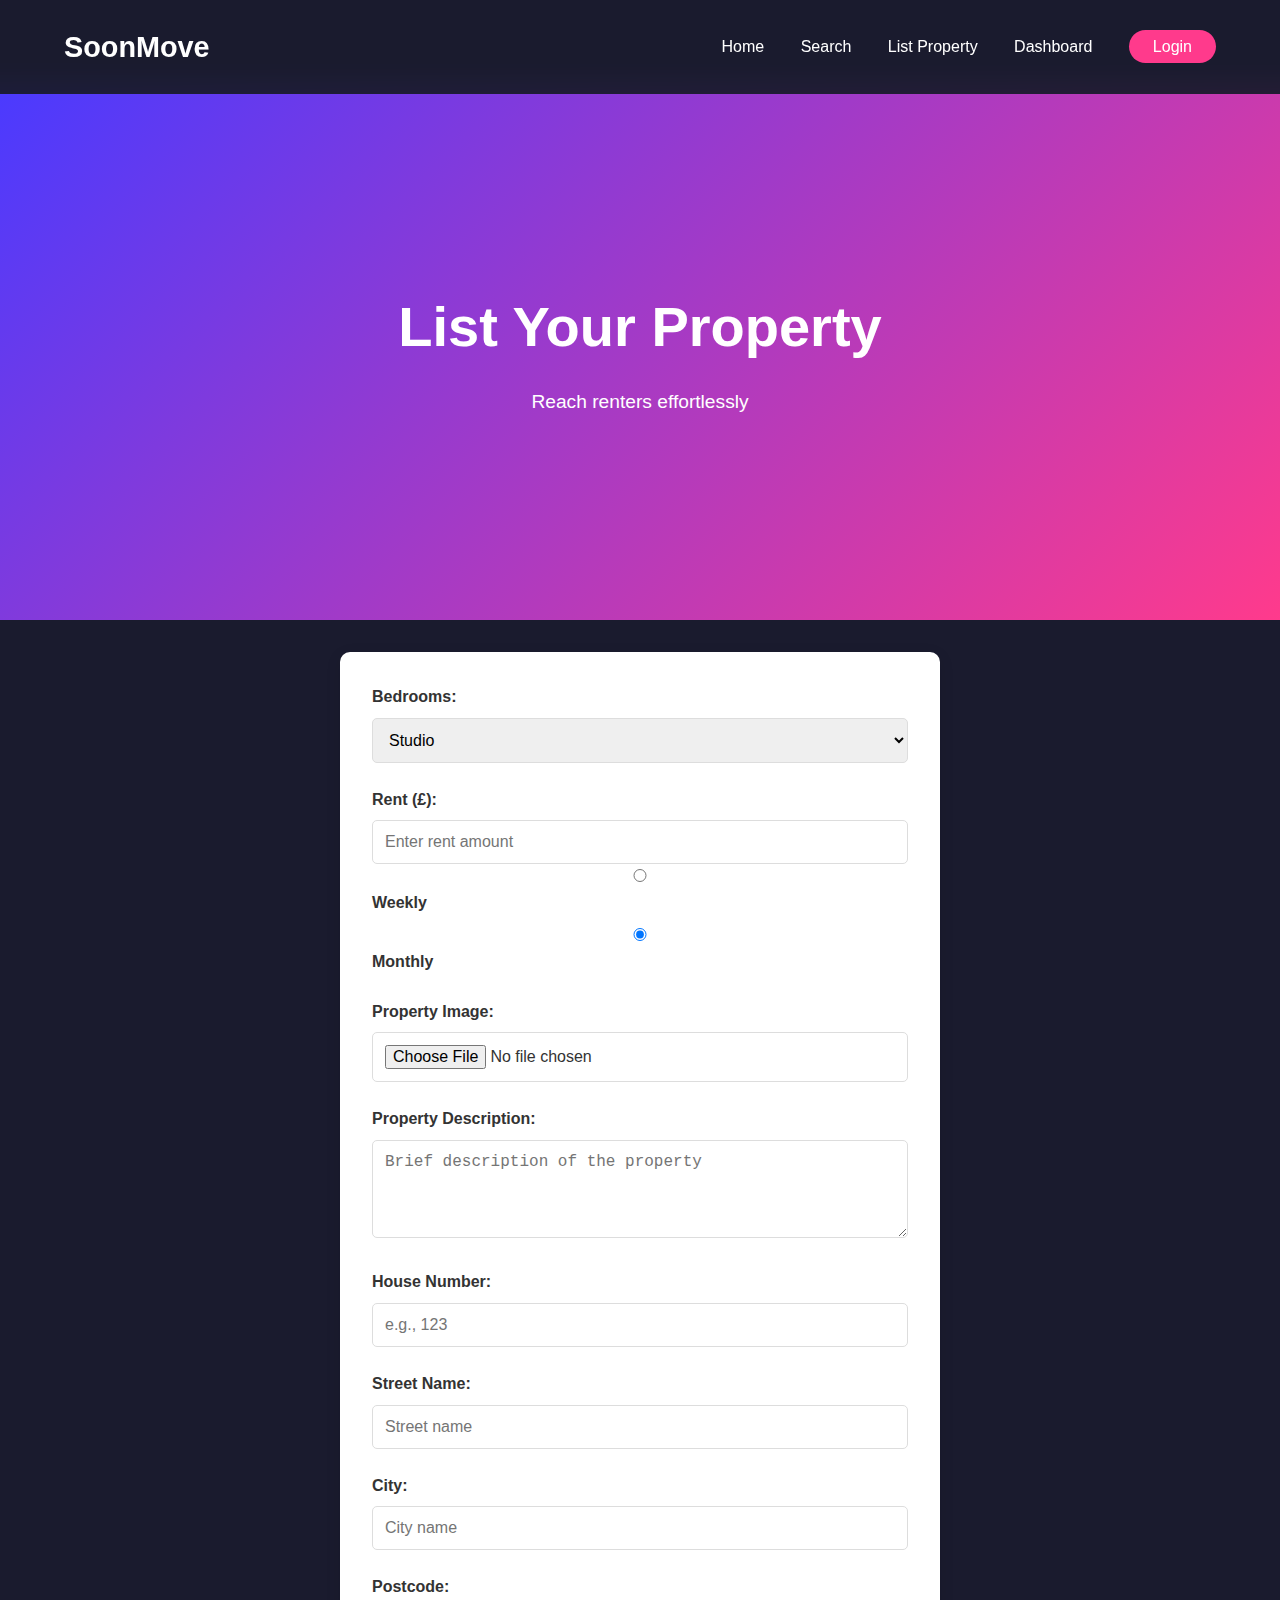
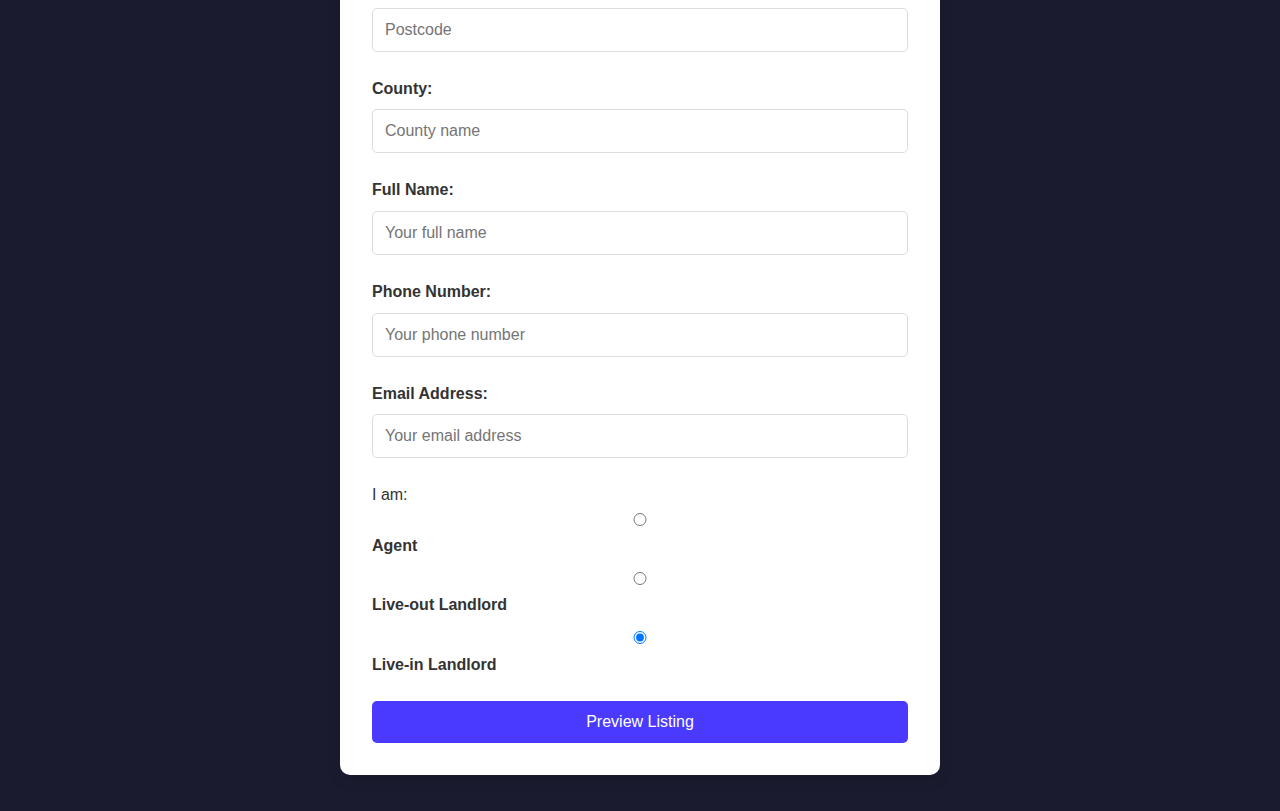
<file: List-property.html>
<!DOCTYPE html>
<html lang="en">
<head>
    <meta charset="UTF-8">
    <meta name="viewport" content="width=device-width, initial-scale=1.0">
    <title>List Property - SoonMove</title>
    <link rel="stylesheet" href="List-property.css">
</head>
<body>
<header>
    <nav>
        <div class="logo">SoonMove</div>
        <div class="nav-links">
            <a href="#">Home</a>
            <a href="#">Search</a>
            <a href="#" class="active">List Property</a>
            <a href="#">Dashboard</a>
            <a href="#" class="login-btn">Login</a>
        </div>
    </nav>
</header>

<main>
    <section class="hero">
        <h1>List Your Property</h1>
        <p>Reach renters effortlessly</p>
    </section>

    <section class="list-property-form">
        <form action="#" method="post">
            <!-- Property Details Section -->
            <div class="form-group">
                <label for="bedrooms">Bedrooms:</label>
                <select id="bedrooms" name="bedrooms">
                    <option value="studio">Studio</option>
                    <!-- Options up to 12 Bedrooms -->
                    <option value="1">1 Bedrooms</option>
                    <option value="2">2 Bedrooms</option>
                    <option value="3">3 Bedrooms</option>
                    <option value="4">4 Bedrooms</option>
                    <option value="5">5 Bedrooms</option>
                    <option value="6">6 Bedrooms</option>
                    <option value="7">7 Bedrooms</option>
                    <option value="8">8 Bedrooms</option>
                    <option value="9">9 Bedrooms</option>
                    <option value="10">10 Bedrooms</option>
                    <option value="11">11 Bedrooms</option>
                    <option value="12">12 Bedrooms</option>
                </select>
            </div>

            <div class="form-group">
                <label for="rent">Rent (£):</label>
                <input type="number" id="rent" name="rent" placeholder="Enter rent amount" min="0" step="50" required>
                <label>
                    <input type="radio" name="price_period" value="weekly"> Weekly
                </label>
                <label>
                    <input type="radio" name="price_period" value="monthly" checked> Monthly
                </label>
            </div>

            <!-- Additional Property Fields -->
            <div class="form-group">
                <label for="propertyImage">Property Image:</label>
                <input type="file" id="propertyImage" name="propertyImage" accept="image/*">
            </div>

            <div class="form-group">
                <label for="description">Property Description:</label>
                <textarea id="description" name="description" placeholder="Brief description of the property" rows="4" maxlength="500"></textarea>
            </div>

            <!-- Address Fields -->
            <div class="form-group">
                <label for="address">House Number:</label>
                <input type="text" id="address" name="address" placeholder="e.g., 123" required>
            </div>

            <div class="form-group">
                <label for="street">Street Name:</label>
                <input type="text" id="street" name="street" placeholder="Street name" required>
            </div>

            <div class="form-group">
                <label for="city">City:</label>
                <input type="text" id="city" name="city" placeholder="City name" required>
            </div>

            <div class="form-group">
                <label for="postcode">Postcode:</label>
                <input type="text" id="postcode" name="postcode" placeholder="Postcode" pattern="[A-Z0-9]{3,8}" required>
            </div>

            <div class="form-group">
                <label for="county">County:</label>
                <input type="text" id="county" name="county" placeholder="County name" required>
            </div>

            <!-- Contact Details -->
            <div class="form-group">
                <label for="fullname">Full Name:</label>
                <input type="text" id="fullname" name="fullname" placeholder="Your full name" required>
            </div>

            <div class="form-group">
                <label for="phone">Phone Number:</label>
                <input type="tel" id="phone" name="phone" placeholder="Your phone number" required>
            </div>

            <div class="form-group">
                <label for="email">Email Address:</label>
                <input type="email" id="email" name="email" placeholder="Your email address" required>
            </div>

            <!-- User Type -->
            <div class="form-group">
                <p>I am:</p>
                <label>
                    <input type="radio" name="user_type" value="agent"> Agent
                </label>
                <label>
                    <input type="radio" name="user_type" value="live_out_landlord"> Live-out Landlord
                </label>
                <label>
                    <input type="radio" name="user_type" value="live_in_landlord" checked> Live-in Landlord
                </label>
            </div>

            <!-- Submit Button -->
            <button type="button" class="submit-btn" onclick="showPreview()">Preview Listing</button>

            <!-- Preview Modal -->
            <div id="previewModal" class="modal">
                <div class="modal-content">
                    <span class="close-modal" onclick="closePreview()">&times;</span>
                    <h2>Preview Property Listing</h2>
                    <div id="previewContent"></div>
                    <button type="submit" class="submit-btn">List Property</button>
                </div>
            </div>
        </form>
    </section>
</main>

<footer>
    <!-- Footer details go here -->
</footer>

<script src="List-property.js"></script>
<script>
    // JavaScript for Preview Modal
    function showPreview() {
        const previewContent = document.getElementById('previewContent');
        previewContent.innerHTML = `
            <p><strong>Bedrooms:</strong> ${document.getElementById('bedrooms').value}</p>
            <p><strong>Rent:</strong> £${document.getElementById('rent').value} per ${
                document.querySelector('input[name="price_period"]:checked').value
            }</p>
            <p><strong>Address:</strong> ${document.getElementById('address').value}, ${document.getElementById('street').value}, ${document.getElementById('city').value}, ${document.getElementById('postcode').value}, ${document.getElementById('county').value}</p>
            <p><strong>Description:</strong> ${document.getElementById('description').value || 'N/A'}</p>
            <p><strong>Contact:</strong> ${document.getElementById('fullname').value}, ${document.getElementById('phone').value}, ${document.getElementById('email').value}</p>
            <p><strong>Listed By:</strong> ${
                document.querySelector('input[name="user_type"]:checked').parentElement.innerText.trim()
            }</p>`;
        document.getElementById('previewModal').style.display = 'block';
    }

    function closePreview() {
        document.getElementById('previewModal').style.display = 'none';
    }
</script>
</body>
</html>
</file>
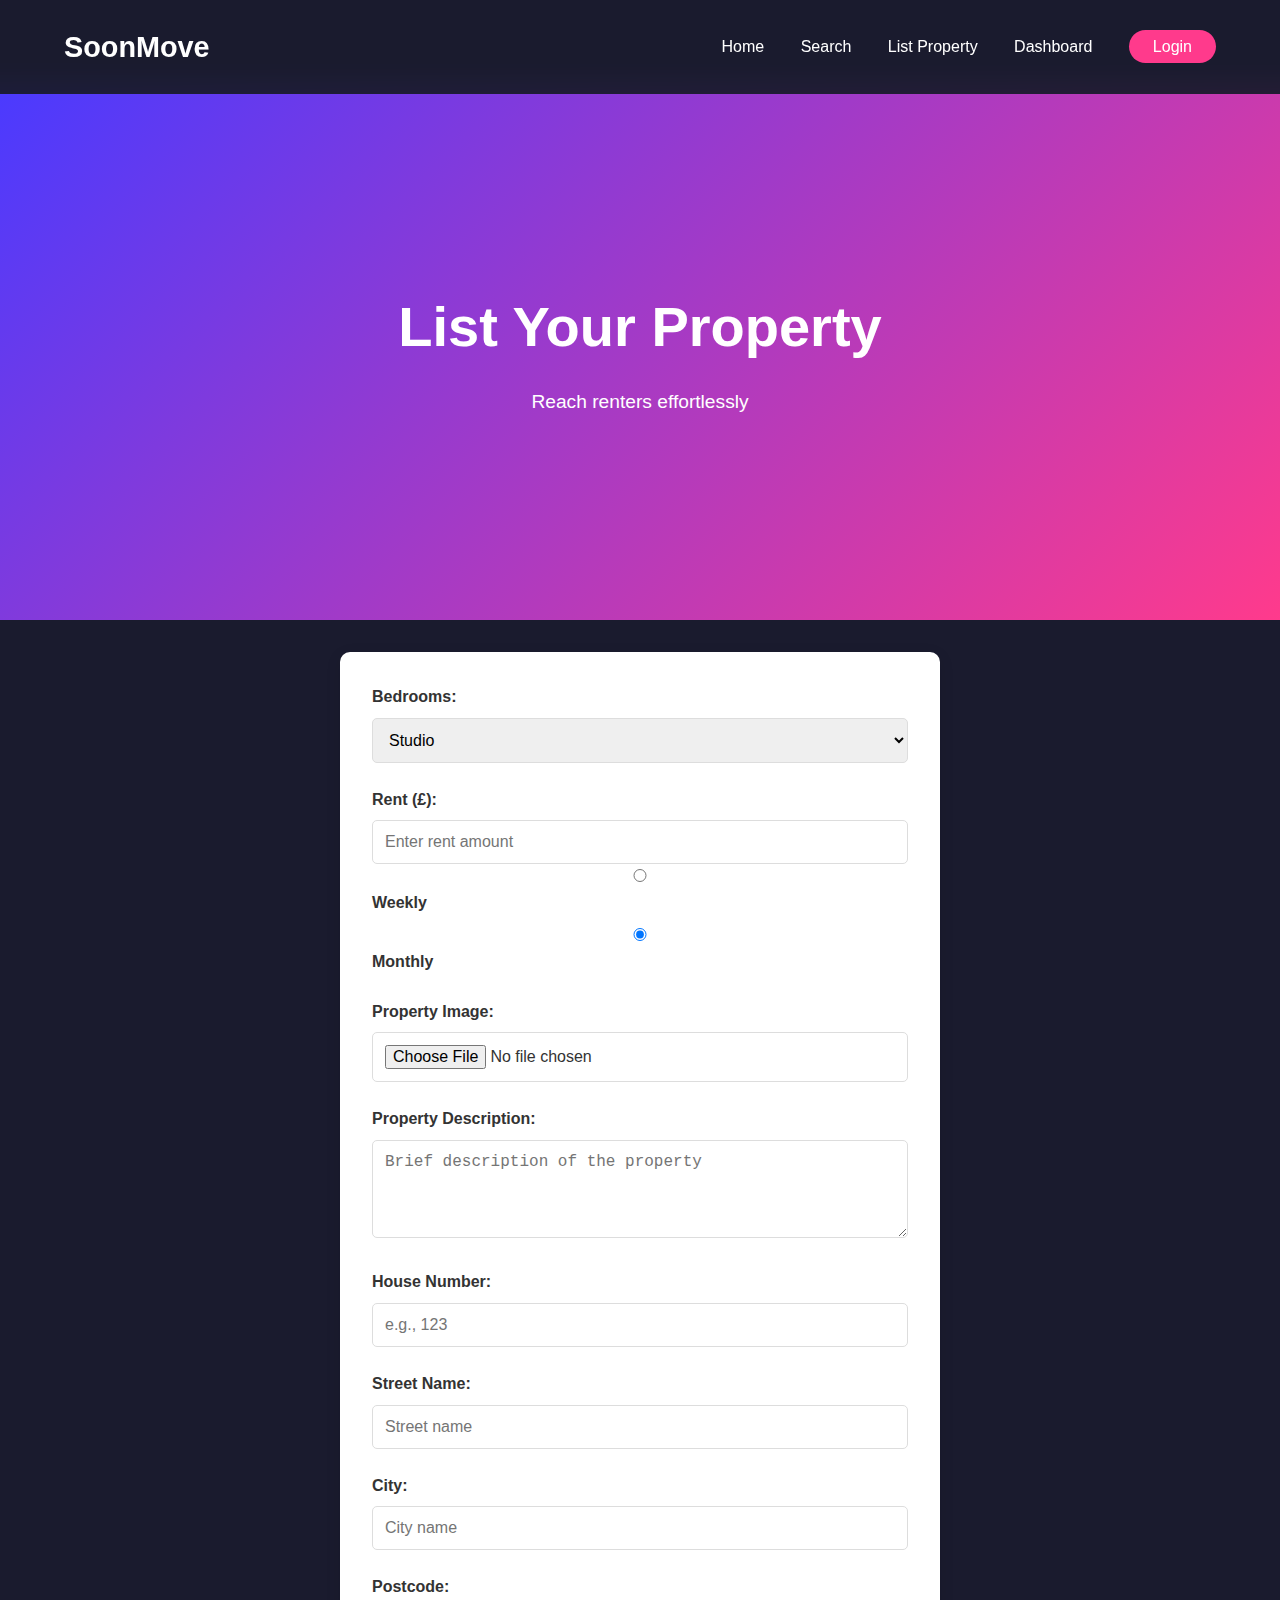
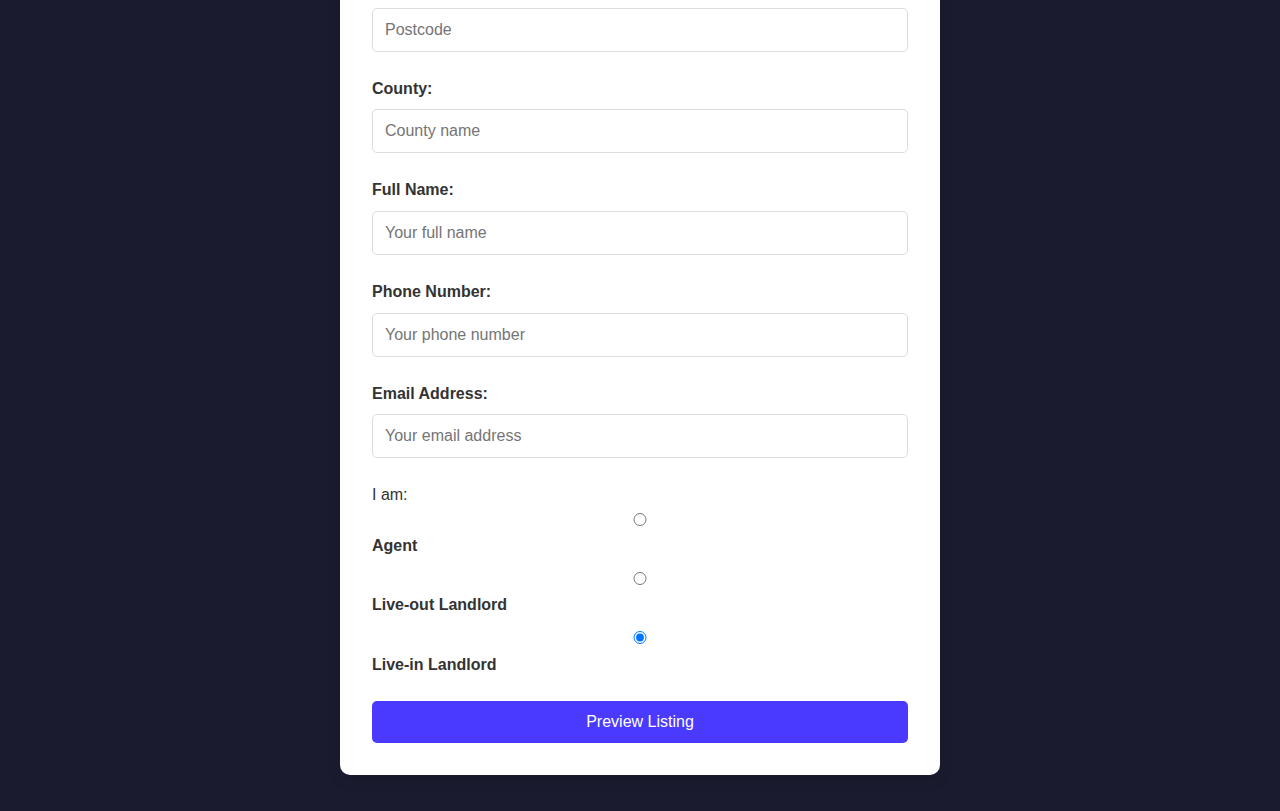
<file: list-property.html>
<!DOCTYPE html>
<html lang="en">
<head>
    <meta charset="UTF-8">
    <meta name="viewport" content="width=device-width, initial-scale=1.0">
    <title>List Property - SoonMove</title>
    <link rel="stylesheet" href="List-property.css">
</head>
<body>
<header>
    <nav>
        <div class="logo">SoonMove</div>
        <div class="nav-links">
            <a href="index.html">Home</a>
            <a href="soonmove-search.html">Search</a>
            <a href="list-property.html" class="active">List Property</a>
            <a href="dash.html">Dashboard</a>
            <a href="login.html" class="login-btn">Login</a>
        </div>
    </nav>
</header>

<main>
    <section class="hero">
        <h1>List Your Property</h1>
        <p>Reach renters effortlessly</p>
    </section>

    <section class="list-property-form">
        <form action="#" method="post">
            <!-- Property Details Section -->
            <div class="form-group">
                <label for="bedrooms">Bedrooms:</label>
                <select id="bedrooms" name="bedrooms">
                    <option value="studio">Studio</option>
                    <!-- Options up to 12 Bedrooms -->
                    <option value="1">1 Bedrooms</option>
                    <option value="2">2 Bedrooms</option>
                    <option value="3">3 Bedrooms</option>
                    <option value="4">4 Bedrooms</option>
                    <option value="5">5 Bedrooms</option>
                    <option value="6">6 Bedrooms</option>
                    <option value="7">7 Bedrooms</option>
                    <option value="8">8 Bedrooms</option>
                    <option value="9">9 Bedrooms</option>
                    <option value="10">10 Bedrooms</option>
                    <option value="11">11 Bedrooms</option>
                    <option value="12">12 Bedrooms</option>
                </select>
            </div>

            <div class="form-group">
                <label for="rent">Rent (£):</label>
                <input type="number" id="rent" name="rent" placeholder="Enter rent amount" min="0" step="50" required>
                <label>
                    <input type="radio" name="price_period" value="weekly"> Weekly
                </label>
                <label>
                    <input type="radio" name="price_period" value="monthly" checked> Monthly
                </label>
            </div>

            <!-- Additional Property Fields -->
            <div class="form-group">
                <label for="propertyImage">Property Image:</label>
                <input type="file" id="propertyImage" name="propertyImage" accept="image/*">
            </div>

            <div class="form-group">
                <label for="description">Property Description:</label>
                <textarea id="description" name="description" placeholder="Brief description of the property" rows="4" maxlength="500"></textarea>
            </div>

            <!-- Address Fields -->
            <div class="form-group">
                <label for="address">House Number:</label>
                <input type="text" id="address" name="address" placeholder="e.g., 123" required>
            </div>

            <div class="form-group">
                <label for="street">Street Name:</label>
                <input type="text" id="street" name="street" placeholder="Street name" required>
            </div>

            <div class="form-group">
                <label for="city">City:</label>
                <input type="text" id="city" name="city" placeholder="City name" required>
            </div>

            <div class="form-group">
                <label for="postcode">Postcode:</label>
                <input type="text" id="postcode" name="postcode" placeholder="Postcode" pattern="[A-Z0-9]{3,8}" required>
            </div>

            <div class="form-group">
                <label for="county">County:</label>
                <input type="text" id="county" name="county" placeholder="County name" required>
            </div>

            <!-- Contact Details -->
            <div class="form-group">
                <label for="fullname">Full Name:</label>
                <input type="text" id="fullname" name="fullname" placeholder="Your full name" required>
            </div>

            <div class="form-group">
                <label for="phone">Phone Number:</label>
                <input type="tel" id="phone" name="phone" placeholder="Your phone number" required>
            </div>

            <div class="form-group">
                <label for="email">Email Address:</label>
                <input type="email" id="email" name="email" placeholder="Your email address" required>
            </div>

            <!-- User Type -->
            <div class="form-group">
                <p>I am:</p>
                <label>
                    <input type="radio" name="user_type" value="agent"> Agent
                </label>
                <label>
                    <input type="radio" name="user_type" value="live_out_landlord"> Live-out Landlord
                </label>
                <label>
                    <input type="radio" name="user_type" value="live_in_landlord" checked> Live-in Landlord
                </label>
            </div>

            <!-- Submit Button -->
            <button type="button" class="submit-btn" onclick="showPreview()">Preview Listing</button>

            <!-- Preview Modal -->
            <div id="previewModal" class="modal">
                <div class="modal-content">
                    <span class="close-modal" onclick="closePreview()">&times;</span>
                    <h2>Preview Property Listing</h2>
                    <div id="previewContent"></div>
                    <button type="submit" class="submit-btn">List Property</button>
                </div>
            </div>
        </form>
    </section>
</main>

<footer>
    <!-- Footer details go here -->
</footer>

<script src="List-property.js"></script>
<script>
    // JavaScript for Preview Modal
    function showPreview() {
        const previewContent = document.getElementById('previewContent');
        previewContent.innerHTML = `
            <p><strong>Bedrooms:</strong> ${document.getElementById('bedrooms').value}</p>
            <p><strong>Rent:</strong> £${document.getElementById('rent').value} per ${
                document.querySelector('input[name="price_period"]:checked').value
            }</p>
            <p><strong>Address:</strong> ${document.getElementById('address').value}, ${document.getElementById('street').value}, ${document.getElementById('city').value}, ${document.getElementById('postcode').value}, ${document.getElementById('county').value}</p>
            <p><strong>Description:</strong> ${document.getElementById('description').value || 'N/A'}</p>
            <p><strong>Contact:</strong> ${document.getElementById('fullname').value}, ${document.getElementById('phone').value}, ${document.getElementById('email').value}</p>
            <p><strong>Listed By:</strong> ${
                document.querySelector('input[name="user_type"]:checked').parentElement.innerText.trim()
            }</p>`;
        document.getElementById('previewModal').style.display = 'block';
    }

    function closePreview() {
        document.getElementById('previewModal').style.display = 'none';
    }
</script>
</body>
</html>
</file>
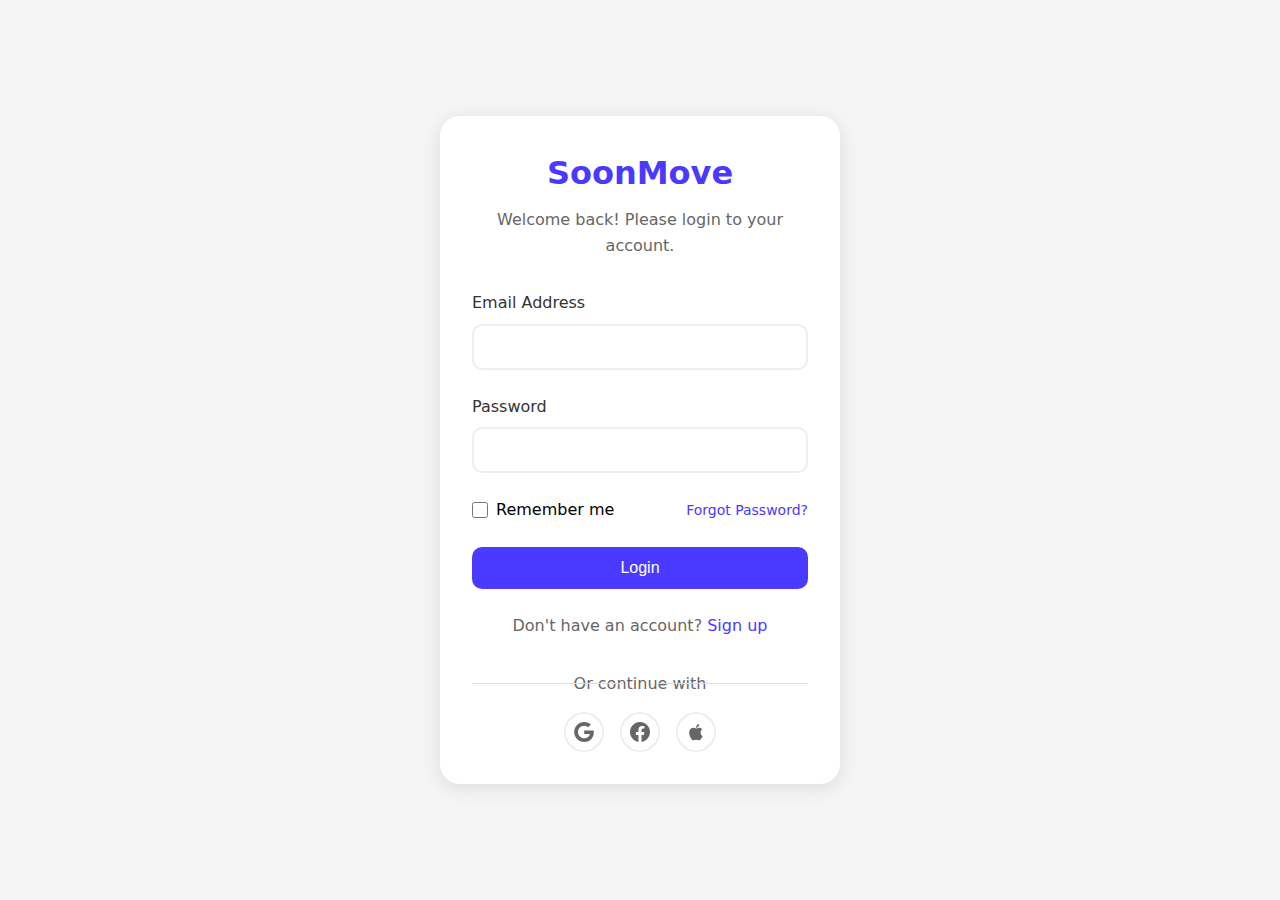
<file: login.html>
<!DOCTYPE html>
<link rel="stylesheet" href="login.css">
<link rel="stylesheet" href="shared.css">
<div class="login-container">
    <div class="login-header">
        <div class="logo">SoonMove</div>
        <p>Welcome back! Please login to your account.</p>
    </div>

    <form id="loginForm">
        <div class="form-group">
            <label for="email">Email Address</label>
            <input type="email" id="email" name="email" required>
            <div class="error-message" id="emailError"></div>
        </div>

        <div class="form-group">
            <label for="password">Password</label>
            <input type="password" id="password" name="password" required>
            <div class="error-message" id="passwordError"></div>
        </div>

        <div class="remember-forgot">
            <label class="remember-me">
                <input type="checkbox" name="remember">
                Remember me
            </label>
            <a href="#" class="forgot-password" id="forgotPassword">Forgot Password?</a>
        </div>

        <button type="submit" class="login-btn">Login</button>
    </form>

    <div class="signup-link">
        Don't have an account? <a href="signup.html">Sign up</a>
    </div>

    <div class="social-login">
        <p>Or continue with</p>
        <div class="social-buttons">
            <button class="social-btn" aria-label="Login with Google">
                <svg width="20" height="20" viewBox="0 0 24 24">
                    <path d="M12.24 10.285V14.4h6.806c-.275 1.765-2.056 5.174-6.806 5.174-4.095 0-7.439-3.389-7.439-7.574s3.345-7.574 7.439-7.574c2.33 0 3.891.989 4.785 1.849l3.254-3.138C18.189 1.186 15.479 0 12.24 0c-6.635 0-12 5.365-12 12s5.365 12 12 12c6.926 0 11.52-4.869 11.52-11.726 0-.788-.085-1.39-.189-1.989H12.24z" fill="currentColor"/>
                </svg>
            </button>
            <button class="social-btn" aria-label="Login with Facebook">
                <svg width="20" height="20" viewBox="0 0 24 24">
                    <path d="M24 12.073c0-6.627-5.373-12-12-12s-12 5.373-12 12c0 5.99 4.388 10.954 10.125 11.854v-8.385H7.078v-3.47h3.047V9.43c0-3.007 1.792-4.669 4.533-4.669 1.312 0 2.686.235 2.686.235v2.953H15.83c-1.491 0-1.956.925-1.956 1.874v2.25h3.328l-.532 3.47h-2.796v8.385C19.612 23.027 24 18.062 24 12.073z" fill="currentColor"/>
                </svg>
            </button>
            <button class="social-btn" aria-label="Login with Apple">
                <svg width="20" height="20" viewBox="0 0 24 24">
                    <path d="M14.94 5.19A4.38 4.38 0 0 0 16 2.5a4.38 4.38 0 0 0-3 1.52 4.13 4.13 0 0 0-1 3.05 3.69 3.69 0 0 0 2.94-1.88zm2.52 7.44a4.51 4.51 0 0 1 2.16-3.81 4.66 4.66 0 0 0-3.66-2c-1.56-.16-3 .91-3.83.91-.83 0-2-.89-3.3-.87a4.92 4.92 0 0 0-4.14 2.53C2.93 12.45 4.24 17 6 19.47c.8 1.21 1.8 2.58 3.12 2.53 1.2-.05 1.68-.82 3.15-.82 1.47 0 1.88.82 3.19.79 1.31-.03 2.22-1.23 3.06-2.45a11 11 0 0 0 1.38-2.85 4.41 4.41 0 0 1-2.44-4.04z" fill="currentColor"/>
                </svg>
            </button>
        </div>
    </div>
</div>
</file>
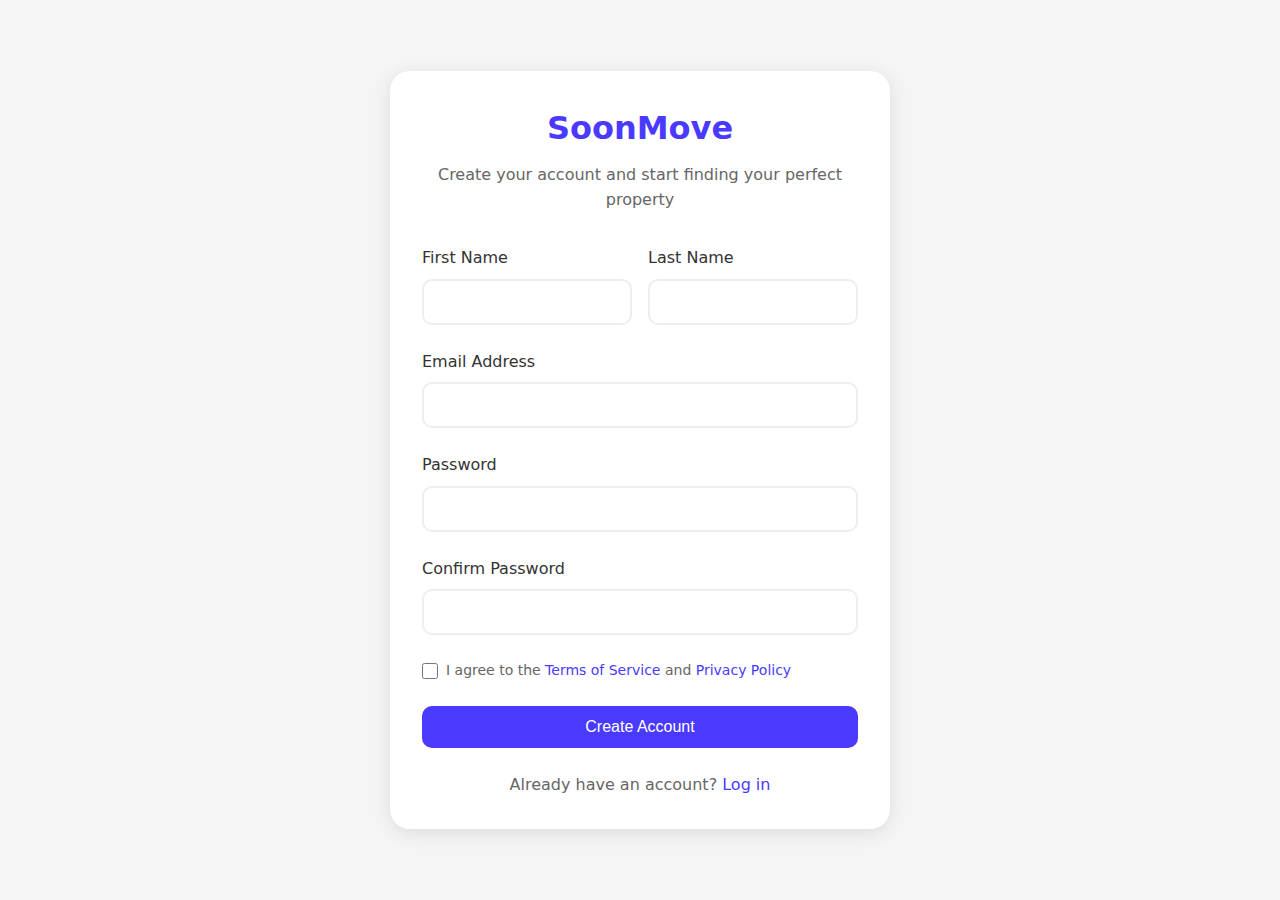
<file: signup.html>
<!DOCTYPE html>
<link rel="stylesheet" href="signup.css">
<link rel="stylesheet" href="shared.css">
<div class="signup-container">
    <div class="signup-header">
        <div class="logo">SoonMove</div>
        <p>Create your account and start finding your perfect property</p>
    </div>

    <form id="signupForm">
        <div class="form-row">
            <div class="form-group">
                <label for="firstName">First Name</label>
                <input type="text" id="firstName" name="firstName" required>
                <div class="error-message" id="firstNameError"></div>
            </div>
            
            <div class="form-group">
                <label for="lastName">Last Name</label>
                <input type="text" id="lastName" name="lastName" required>
                <div class="error-message" id="lastNameError"></div>
            </div>
        </div>

        <div class="form-group">
            <label for="email">Email Address</label>
            <input type="email" id="email" name="email" required>
            <div class="error-message" id="emailError"></div>
        </div>

        <div class="form-group">
            <label for="password">Password</label>
            <input type="password" id="password" name="password" required>
            <div class="error-message" id="passwordError"></div>
        </div>

        <div class="form-group">
            <label for="confirmPassword">Confirm Password</label>
            <input type="password" id="confirmPassword" name="confirmPassword" required>
            <div class="error-message" id="confirmPasswordError"></div>
        </div>

        <div class="terms-container">
            <div class="terms-checkbox">
                <input type="checkbox" id="terms" name="terms" required>
                <label for="terms">
                    I agree to the <a href="/terms">Terms of Service</a> and <a href="/privacy">Privacy Policy</a>
                </label>
            </div>
            <div class="error-message" id="termsError"></div>
        </div>

        <button type="submit" class="signup-btn">Create Account</button>
    </form>

    <div class="login-link">
        Already have an account? <a href="login.html">Log in</a>
    </div>
</div>
<script src="signup.js"></script>
</html>
</file>
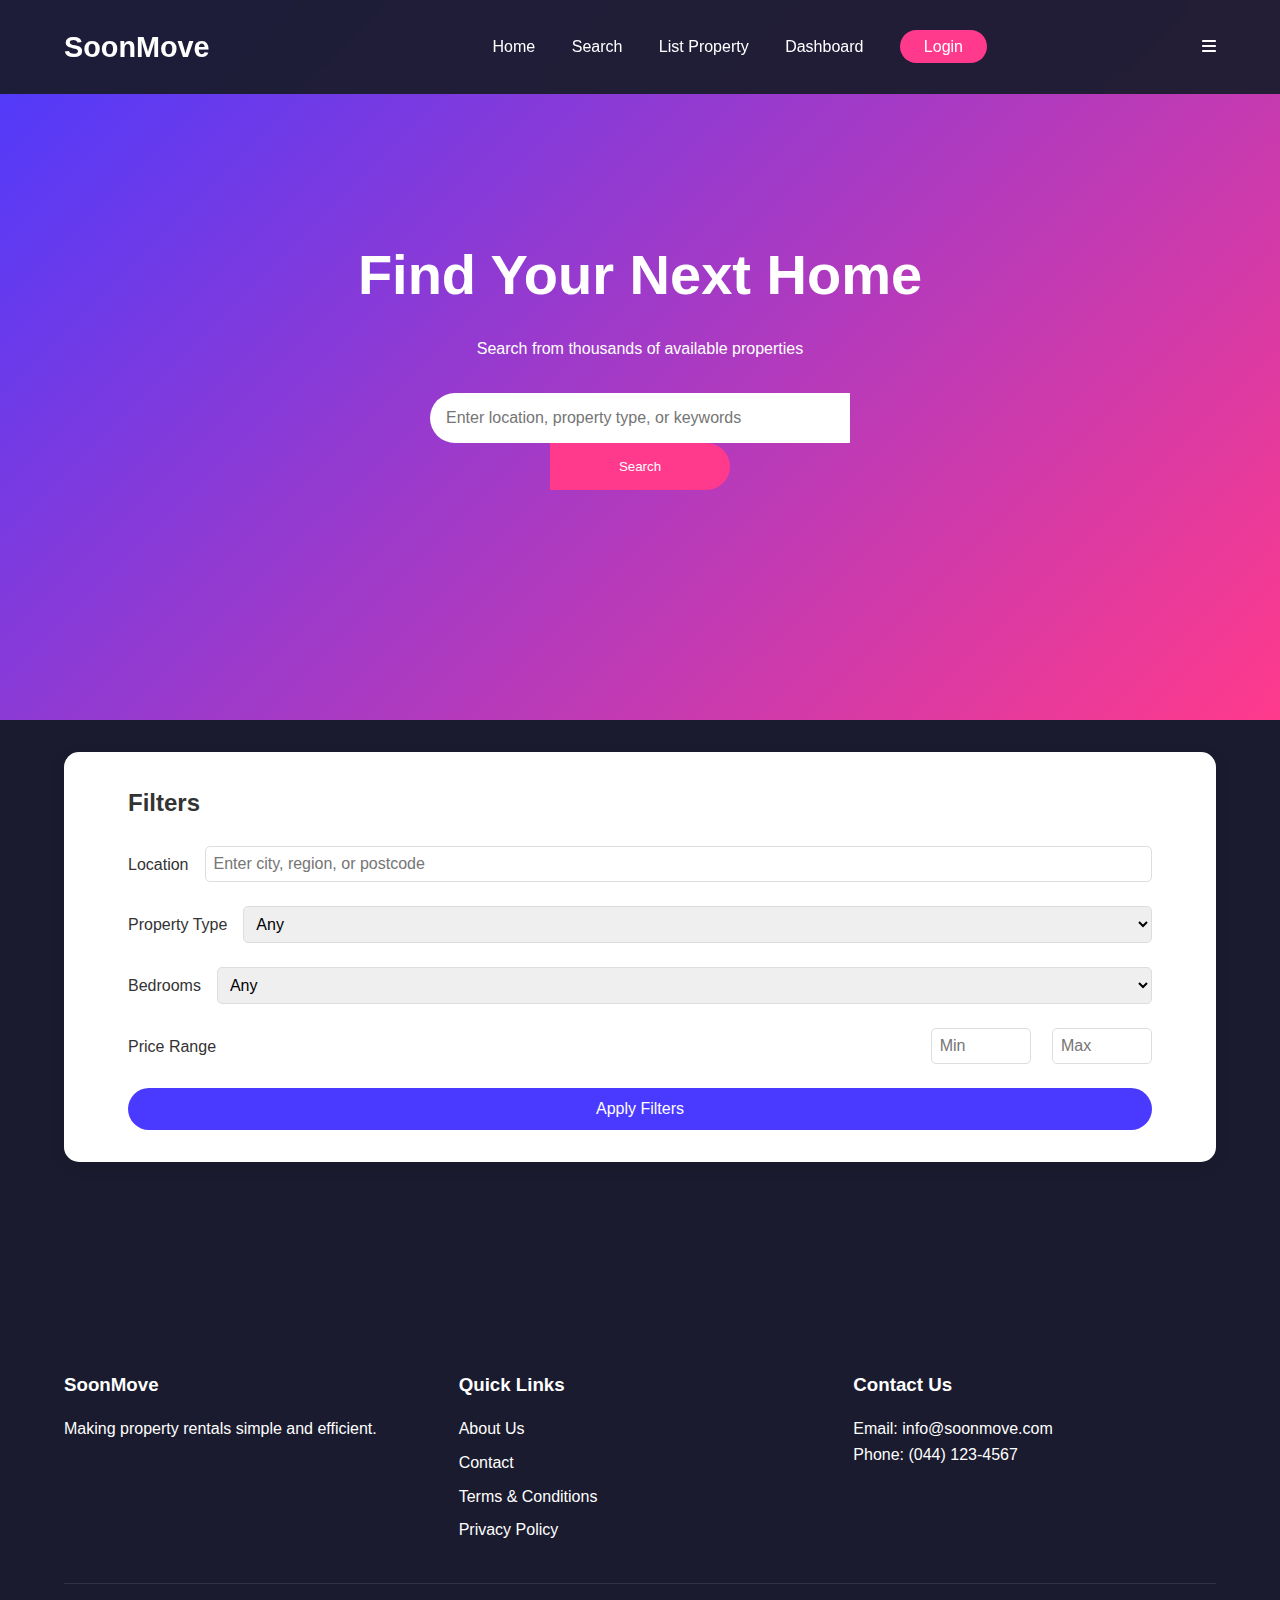
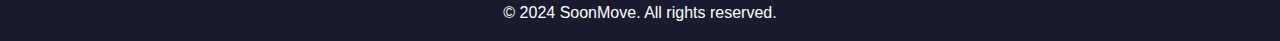
<file: soonmove-search.html>
<!DOCTYPE html>
<html lang="en">
<head>
    <meta charset="UTF-8">
    <meta name="viewport" content="width=device-width, initial-scale=1.0">
    <title>SoonMove - Search Properties</title>
    <link rel="stylesheet" href="soonmove-Search.css">
    <link href="https://cdnjs.cloudflare.com/ajax/libs/font-awesome/6.0.0/css/all.min.css" rel="stylesheet">
</head>
<body>
    <header>
        <nav>
            <div class="logo">SoonMove</div>
            <div class="nav-links">
                <a href="index.html">Home</a>
            <a href="soonmove-search.html" class="active">Search</a>
            <a href="list-property.html">List Property</a>
            <a href="dash.html">Dashboard</a>
            <a href="login.html" class="login-btn">Login</a>
            </div>
            <div class="menu-icon">
                <i class="fas fa-bars"></i>
            </div>
        </nav>
    </header>

    <main>
        <section class="hero">
            <h1>Find Your Next Home</h1>
            <p>Search from thousands of available properties</p>
            <div class="search-container">
                <input type="text" placeholder="Enter location, property type, or keywords">
                <button class="search-btn">Search</button>
            </div>
        </section>

        <section class="search-filters">
            <h2>Filters</h2>
            <form>
                <div class="filter-group">
                    <label for="location">Location</label>
                    <input type="text" id="location" placeholder="Enter city, region, or postcode">
                </div>
                <div class="filter-group">
                    <label for="propertyType">Property Type</label>
                    <select id="propertyType">
                        <option value="">Any</option>
                        <option value="apartment">Apartment</option>
                        <option value="house">House</option>
                        <option value="flat">Flat</option>
                        <option value="studio">Studio</option>
                    </select>
                </div>
                <div class="filter-group">
                    <label for="bedrooms">Bedrooms</label>
                    <select id="bedrooms">
                        <option value="">Any</option>
                        <option value="1">1+</option>
                        <option value="2">2+</option>
                        <option value="3">3+</option>
                        <option value="4">4+</option>
                    </select>
                </div>
                <div class="filter-group">
                    <label for="priceRange">Price Range</label>
                    <div class="price-range">
                        <input type="number" id="minPrice" placeholder="Min" min="0">
                        <span>-</span>
                        <input type="number" id="maxPrice" placeholder="Max" min="0">
                    </div>
                </div>
                <button type="submit" class="filter-btn">Apply Filters</button>
            </form>
        </section>

        <section class="property-grid">
            <!-- Property cards will be dynamically generated here -->
        </section>
    </main>

    <footer>
        <div class="footer-content">
            <div class="footer-section">
                <h3>SoonMove</h3>
                <p>Making property rentals simple and efficient.</p>
            </div>
            <div class="footer-section">
                <h3>Quick Links</h3>
                <ul>
                    <li><a href="#">About Us</a></li>
                    <li><a href="#">Contact</a></li>
                    <li><a href="#">Terms & Conditions</a></li>
                    <li><a href="#">Privacy Policy</a></li>
                </ul>
            </div>
            <div class="footer-section">
                <h3>Contact Us</h3>
                <p>Email: info@soonmove.com</p>
                <p>Phone: (044) 123-4567</p>
            </div>
        </div>
        <div class="footer-bottom">
            <p>&copy; 2024 SoonMove. All rights reserved.</p>
        </div>
    </footer>

    <script src="soonmove-Search.js"></script>
</body>
</html>
</file>
<file: List-property.css>
/* Global Styles */
:root {
    --primary-color: #4a3aff;
    --secondary-color: #ff3a8c;
    --background-dark: #1a1b2e;
    --text-light: #ffffff;
    --text-dark: #333333;
    --shadow-color: rgba(0, 0, 0, 0.1);
    --accent-color: #ffd700;
}

* {
    margin: 0;
    padding: 0;
    box-sizing: border-box;
}

body {
    font-family: 'Inter', sans-serif;
    line-height: 1.6;
    background-color: var(--background-dark);
    color: var(--text-light);
}

/* Navigation */
nav {
    display: flex;
    justify-content: space-between;
    align-items: center;
    padding: 1.5rem 5%;
    background-color: rgba(26, 27, 46, 0.95);
    backdrop-filter: blur(10px);
    position: fixed;
    width: 100%;
    top: 0;
    z-index: 1000;
}

.logo {
    font-size: 1.8rem;
    font-weight: bold;
    color: var(--text-light);
    cursor: pointer;
}

.nav-links a {
    color: var(--text-light);
    text-decoration: none;
    margin-left: 2rem;
    transition: color 0.3s ease;
}

.nav-links a:hover {
    color: var(--secondary-color);
}

.login-btn {
    background-color: var(--secondary-color);
    padding: 0.5rem 1.5rem;
    border-radius: 25px;
}

/* Easter Egg - Logo Animation */
.logo:hover {
    color: var(--accent-color);
    transform: rotate(360deg);
    transition: transform 0.5s ease, color 0.5s ease;
}

/* Hero Section */
.hero {
    height: 60vh;
    display: flex;
    flex-direction: column;
    justify-content: center;
    align-items: center;
    text-align: center;
    background: linear-gradient(135deg, var(--primary-color) 0%, var(--secondary-color) 100%);
    color: var(--text-light);
    padding: 0 5%;
    margin-top: 80px;
}

.hero h1 {
    font-size: 3.5rem;
    margin-bottom: 1rem;
}

.hero p {
    font-size: 1.2rem;
    max-width: 600px;
}

/* Form Styling */
.list-property-form {
    background-color: #ffffff;
    border-radius: 10px;
    padding: 2rem;
    margin: 2rem auto;
    max-width: 600px;
    box-shadow: 0 4px 15px var(--shadow-color);
    color: var(--text-dark);
}

.form-group {
    margin-bottom: 1.5rem;
}

.form-group label {
    display: block;
    margin-bottom: 0.5rem;
    font-weight: bold;
}

.form-group input,
.form-group select,
.form-group textarea {
    width: 100%;
    padding: 0.75rem;
    border: 1px solid #ddd;
    border-radius: 5px;
    font-size: 1rem;
    transition: border-color 0.3s ease;
}

.form-group input:focus,
.form-group select:focus,
.form-group textarea:focus {
    border-color: var(--primary-color);
    outline: none;
}

.submit-btn {
    display: inline-block;
    width: 100%;
    padding: 0.75rem;
    background-color: var(--primary-color);
    color: var(--text-light);
    border: none;
    border-radius: 5px;
    cursor: pointer;
    font-size: 1rem;
    transition: background-color 0.3s ease;
}

.submit-btn:hover {
    background-color: var(--secondary-color);
}

/* Modal Styles */
.modal {
    display: none;
    position: fixed;
    top: 0;
    left: 0;
    width: 100%;
    height: 100%;
    background-color: rgba(0, 0, 0, 0.6);
    z-index: 1001;
}

.modal-content {
    background-color: #ffffff;
    margin: 10% auto;
    padding: 2rem;
    width: 90%;
    max-width: 500px;
    border-radius: 15px;
    position: relative;
    color: var(--text-dark);
    box-shadow: 0 5px 15px rgba(0, 0, 0, 0.2);
}

.close-modal {
    position: absolute;
    right: 1rem;
    top: 1rem;
    font-size: 1.5rem;
    cursor: pointer;
    color: var(--primary-color);
}

.close-modal:hover {
    color: var(--secondary-color);
}

/* Easter Egg - Submit Button Surprise */
.submit-btn:hover:after {
    content: ' 🎉';
    animation: shake 0.4s ease;
}

@keyframes shake {
    0%, 100% { transform: translateX(0); }
    25% { transform: translateX(-4px); }
    50% { transform: translateX(4px); }
    75% { transform: translateX(-4px); }
}

/* Responsive Design */
@media (max-width: 768px) {
    .hero h1 {
        font-size: 2.5rem;
    }

    .hero p {
        font-size: 1rem;
    }

    .form-group input,
    .form-group select,
    .form-group textarea {
        font-size: 0.9rem;
    }
}
</file>
<file: login.css>
.login-container {
  background: white;
  border-radius: 20px;
  box-shadow: 0 4px 20px var(--shadow-color);
  width: 100%;
  max-width: 400px;
  padding: 2rem;
  margin: 1rem;
}

.login-header {
  text-align: center;
  margin-bottom: 2rem;
}

.login-header .logo {
  font-size: 2rem;
  font-weight: bold;
  color: var(--primary-color);
  margin-bottom: 0.5rem;
}

.login-header p {
  color: #666;
}

.form-group {
  margin-bottom: 1.5rem;
}

.form-group label {
  display: block;
  margin-bottom: 0.5rem;
  color: var(--text-dark);
  font-weight: 500;
}

.form-group input {
  width: 100%;
  padding: 0.75rem;
  border: 2px solid #eee;
  border-radius: 10px;
  font-size: 1rem;
  transition: border-color 0.3s ease;
}

.form-group input:focus {
  outline: none;
  border-color: var(--primary-color);
}

.error-message {
  color: var(--danger-color);
  font-size: 0.875rem;
  margin-top: 0.5rem;
  display: none;
}

.remember-forgot {
  display: flex;
  justify-content: space-between;
  align-items: center;
  margin-bottom: 1.5rem;
}

.remember-me {
  display: flex;
  align-items: center;
  gap: 0.5rem;
}

.remember-me input[type="checkbox"] {
  width: 16px;
  height: 16px;
}

.forgot-password {
  color: var(--primary-color);
  text-decoration: none;
  font-size: 0.875rem;
}

.forgot-password:hover {
  text-decoration: underline;
}

.login-btn {
  width: 100%;
  padding: 0.75rem;
  background-color: var(--primary-color);
  color: white;
  border: none;
  border-radius: 10px;
  font-size: 1rem;
  font-weight: 500;
  cursor: pointer;
  transition: background-color 0.3s ease;
}

.login-btn:hover {
  background-color: #3929cc;
}

.login-btn:disabled {
  background-color: #ccc;
  cursor: not-allowed;
}

.signup-link {
  text-align: center;
  margin-top: 1.5rem;
  color: #666;
}

.signup-link a {
  color: var(--primary-color);
  text-decoration: none;
  font-weight: 500;
}

.signup-link a:hover {
  text-decoration: underline;
}

.social-login {
  margin-top: 2rem;
  text-align: center;
}

.social-login p {
  color: #666;
  margin-bottom: 1rem;
  position: relative;
}

.social-login p::before,
.social-login p::after {
  content: "";
  position: absolute;
  top: 50%;
  width: 45%;
  height: 1px;
  background-color: #ddd;
}

.social-login p::before {
  left: 0;
}

.social-login p::after {
  right: 0;
}

.social-buttons {
  display: flex;
  gap: 1rem;
  justify-content: center;
}

.social-btn {
  width: 40px;
  height: 40px;
  border-radius: 50%;
  border: 2px solid #eee;
  background: none;
  display: flex;
  align-items: center;
  justify-content: center;
  cursor: pointer;
  transition: border-color 0.3s ease;
  color: #666;
}

.social-btn:hover {
  border-color: var(--primary-color);
  color: var(--primary-color);
}
</file>
<file: shared.css>
:root {
  --primary-color: #4a3aff;
  --secondary-color: #ff3a8c;
  --background-dark: #1a1b2e;
  --text-light: #ffffff;
  --text-dark: #333333;
  --shadow-color: rgba(0, 0, 0, 0.1);
  --success-color: #28a745;
  --warning-color: #ffc107;
  --danger-color: #dc3545;
}

* {
  margin: 0;
  padding: 0;
  box-sizing: border-box;
}

body {
  font-family: 'Inter', system-ui, -apple-system, sans-serif;
  line-height: 1.6;
  background-color: #f5f5f5;
  min-height: 100vh;
  display: flex;
  align-items: center;
  justify-content: center;
  padding: 2rem 0;
}
</file>
<file: signup.css>
.signup-container {
  background: white;
  border-radius: 20px;
  box-shadow: 0 4px 20px var(--shadow-color);
  width: 100%;
  max-width: 500px;
  padding: 2rem;
  margin: 1rem;
}

.signup-header {
  text-align: center;
  margin-bottom: 2rem;
}

.signup-header .logo {
  font-size: 2rem;
  font-weight: bold;
  color: var(--primary-color);
  margin-bottom: 0.5rem;
}

.signup-header p {
  color: #666;
}

.form-row {
  display: grid;
  grid-template-columns: 1fr 1fr;
  gap: 1rem;
}

.form-group {
  margin-bottom: 1.5rem;
}

.form-group label {
  display: block;
  margin-bottom: 0.5rem;
  color: var(--text-dark);
  font-weight: 500;
}

.form-group input {
  width: 100%;
  padding: 0.75rem;
  border: 2px solid #eee;
  border-radius: 10px;
  font-size: 1rem;
  transition: border-color 0.3s ease;
}

.form-group input:focus {
  outline: none;
  border-color: var(--primary-color);
}

.error-message {
  color: var(--danger-color);
  font-size: 0.875rem;
  margin-top: 0.5rem;
  display: none;
}

.terms-container {
  margin-bottom: 1.5rem;
}

.terms-checkbox {
  display: flex;
  align-items: flex-start;
  gap: 0.5rem;
}

.terms-checkbox input[type="checkbox"] {
  width: 16px;
  height: 16px;
  margin-top: 0.25rem;
}

.terms-checkbox label {
  font-size: 0.875rem;
  color: #666;
}

.terms-checkbox a {
  color: var(--primary-color);
  text-decoration: none;
}

.terms-checkbox a:hover {
  text-decoration: underline;
}

.signup-btn {
  width: 100%;
  padding: 0.75rem;
  background-color: var(--primary-color);
  color: white;
  border: none;
  border-radius: 10px;
  font-size: 1rem;
  font-weight: 500;
  cursor: pointer;
  transition: background-color 0.3s ease;
}

.signup-btn:hover {
  background-color: #3929cc;
}

.signup-btn:disabled {
  background-color: #ccc;
  cursor: not-allowed;
}

.login-link {
  text-align: center;
  margin-top: 1.5rem;
  color: #666;
}

.login-link a {
  color: var(--primary-color);
  text-decoration: none;
  font-weight: 500;
}

.login-link a:hover {
  text-decoration: underline;
}

@media (max-width: 480px) {
  .signup-container {
    margin: 1rem;
    padding: 1.5rem;
  }

  .form-row {
    grid-template-columns: 1fr;
  }
}
</file>
<file: soonmove-Search.css>
/* Global Styles */
:root {
    --primary-color: #4a3aff;
    --secondary-color: #ff3a8c;
    --background-dark: #1a1b2e;
    --text-light: #ffffff;
    --text-dark: #333333;
    --shadow-color: rgba(0, 0, 0, 0.1);
}

* {
    margin: 0;
    padding: 0;
    box-sizing: border-box;
}

body {
    font-family: 'Inter', sans-serif;
    line-height: 1.6;
    background-color: var(--background-dark);
    color: var(--text-light);
}

/* Navigation */
nav {
    display: flex;
    justify-content: space-between;
    align-items: center;
    padding: 1.5rem 5%;
    background-color: rgba(26, 27, 46, 0.95);
    backdrop-filter: blur(10px);
    position: fixed;
    width: 100%;
    top: 0;
    z-index: 1000;
}

.logo {
    font-size: 1.8rem;
    font-weight: bold;
    color: var(--text-light);
}

.nav-links a {
    color: var(--text-light);
    text-decoration: none;
    margin-left: 2rem;
    transition: color 0.3s ease;
}

.nav-links a:hover {
    color: var(--secondary-color);
}

.login-btn {
    background-color: var(--secondary-color);
    padding: 0.5rem 1.5rem;
    border-radius: 25px;
}
@media (max-width: 768px) {
    .nav-links {
        display: none;
    }

    .nav-links.responsive {
        display: flex;
        flex-direction: column;
        align-items: flex-start;
        position: absolute;
        top: 60px;
        left: 0;
        width: 100%;
        background-color: rgba(26, 27, 46, 0.95);
        padding: 1rem 5%;
        z-index: 999;
    }

    .nav-links.responsive a {
        margin: 0.5rem 0;
    }

    .menu-icon {
        display: block;
    }
}
/* Hero Section */
.hero {
    height: 80vh;
    display: flex;
    flex-direction: column;
    justify-content: center;
    align-items: center;
    text-align: center;
    padding: 0 5%;
    background: linear-gradient(135deg, var(--primary-color) 0%, var(--secondary-color) 100%);
}

.hero h1 {
    font-size: 3.5rem;
    margin-bottom: 1rem;
}

.search-container {
    width: 100%;
    max-width: 600px;
    margin-top: 2rem;
}

.search-container input {
    width: 70%;
    padding: 1rem;
    border: none;
    border-radius: 25px 0 0 25px;
    font-size: 1rem;
}

.search-btn {
    width: 30%;
    padding: 1rem;
    border: none;
    border-radius: 0 25px 25px 0;
    background-color: var(--secondary-color);
    color: var(--text-light);
    cursor: pointer;
    transition: background-color 0.3s ease;
}

/* Property Grid */
.property-grid {
    display: grid;
    grid-template-columns: repeat(auto-fit, minmax(300px, 1fr));
    gap: 2rem;
    padding: 2rem 5%;
}

.property-card {
    background-color: #ffffff;
    border-radius: 15px;
    overflow: hidden;
    box-shadow: 0 4px 15px var(--shadow-color);
    transition: transform 0.3s ease;
}

.property-card:hover {
    transform: translateY(-5px);
}

.property-image {
    position: relative;
    height: 200px;
}

.property-image img {
    width: 100%;
    height: 100%;
    object-fit: cover;
}

.price {
    position: absolute;
    bottom: 1rem;
    right: 1rem;
    background-color: var(--secondary-color);
    padding: 0.5rem 1rem;
    border-radius: 25px;
    color: var(--text-light);
}

.property-info {
    padding: 1.5rem;
    color: var(--text-dark);
}

.property-details {
    display: flex;
    justify-content: space-between;
    margin: 1rem 0;
}

.property-actions {
    display: flex;
    gap: 1rem;
}

.view-btn, .message-btn {
    padding: 0.5rem 1rem;
    border: none;
    border-radius: 25px;
    cursor: pointer;
    transition: background-color 0.3s ease;
}

.view-btn {
    background-color: var(--primary-color);
    color: var(--text-light);
}

.message-btn {
    background-color: transparent;
    border: 2px solid var(--primary-color);
    color: var(--primary-color);
}

/* Modal Styles */
.modal {
    display: none;
    position: fixed;
    top: 0;
    left: 0;
    width: 100%;
    height: 100%;
    background-color: rgba(0, 0, 0, 0.5);
    z-index: 1001;
}

.modal-content {
    background-color: #ffffff;
    margin: 10% auto;
    padding: 2rem;
    width: 90%;
    max-width: 500px;
    border-radius: 15px;
    position: relative;
    color: var(--text-dark);
}

.close-modal {
    position: absolute;
    right: 1rem;
    top: 1rem;
    font-size: 1.5rem;
    cursor: pointer;
}

.form-group {
    margin-bottom: 1.5rem;
}

.form-group label {
    display: block;
    margin-bottom: 0.5rem;
}

.form-group input,
.form-group select,
.form-group textarea {
    width: 100%;
    padding: 0.5rem;
    border: 1px solid #ddd;
    border-radius: 5px;
}

/* Footer */
footer {
    background-color: #1a1b2e;
    padding: 3rem 5% 1rem;
    margin-top: 4rem;
}

.footer-content {
    display: grid;
    grid-template-columns: repeat(auto-fit, minmax(250px, 1fr));
    gap: 2rem;
}

.footer-section h3 {
    margin-bottom: 1rem;
}

.footer-section ul {
    list-style: none;
}

.footer-section ul li {
    margin-bottom: 0.5rem;
}

.footer-section a {
    color: var(--text-light);
    text-decoration: none;
}

.footer-bottom {
    margin-top: 2rem;
    padding-top: 1rem;
    border-top: 1px solid rgba(255, 255, 255, 0.1);
    text-align: center;
}
/* Search Page Styles */
.search-filters {
    background-color: #ffffff;
    padding: 2rem 5%;
    box-shadow: 0 4px 15px var(--shadow-color);
    border-radius: 15px;
    margin: 2rem 5%;
}

.search-filters h2 {
    color: var(--text-dark);
    margin-bottom: 1.5rem;
}

.filter-group {
    display: flex;
    align-items: center;
    justify-content: space-between;
    margin-bottom: 1.5rem;
}

.filter-group label {
    color: var(--text-dark);
    font-weight: 500;
    margin-right: 1rem;
}

.filter-group input,
.filter-group select {
    flex: 1;
    padding: 0.5rem;
    border: 1px solid #ddd;
    border-radius: 5px;
    font-size: 1rem;
}

.price-range {
    display: flex;
    align-items: center;
    gap: 0.5rem;
}

.price-range input {
    width: 100px;
}

.filter-btn {
    display: block;
    width: 100%;
    padding: 0.75rem 1rem;
    background-color: var(--primary-color);
    color: var(--text-light);
    border: none;
    border-radius: 25px;
    font-size: 1rem;
    cursor: pointer;
    transition: background-color 0.3s ease;
}

.filter-btn:hover {
    background-color: #3a2bdb;
}

@media (max-width: 768px) {
    .search-filters {
        margin: 2rem;
    }

    .filter-group {
        flex-direction: column;
        align-items: flex-start;
    }

    .filter-group label {
        margin-bottom: 0.5rem;
    }

    .price-range input {
        width: 100%;
    }
}
/* Responsive Design */
@media (max-width: 768px) {
    .nav-links {
        display: none;
    }
    
    .hero h1 {
        font-size: 2.5rem;
    }
    
    .search-container {
        flex-direction: column;
    }
    
    .search-container input,
    .search-btn {
        width: 100%;
        border-radius: 25px;
        margin-bottom: 1rem;
    }
}

/* Easter Egg - Hidden Feature */
.logo:after {
    content: '🏠';
    opacity: 0;
    transition: opacity 0.3s ease;
}

.logo:hover:after {
    opacity: 1;
}
</file>
